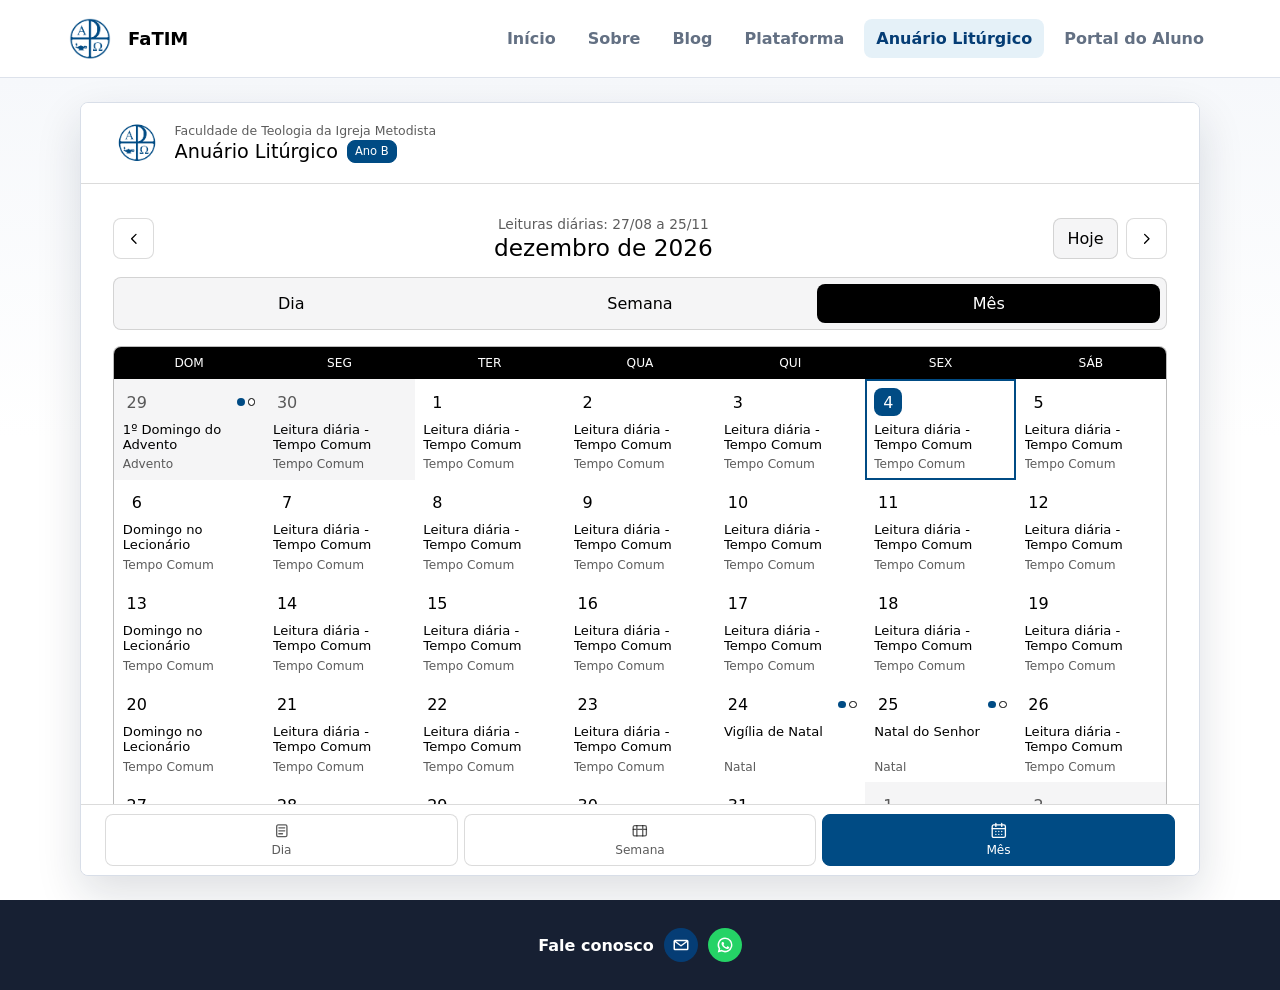
<file: anuario-liturgico.html>
<!doctype html>
<html lang="pt-BR">
  <head>
    <meta charset="utf-8">
    <meta name="viewport" content="width=device-width, initial-scale=1, viewport-fit=cover">
    <meta name="theme-color" content="#004B84">
    <meta name="description" content="Anuário litúrgico da Faculdade de Teologia da Igreja Metodista, offline e instalável.">
    <link rel="icon" href="FATIM_Logo_AZUL.png" type="image/png">
    <link rel="manifest" href="anuario-liturgico.webmanifest">
    <link rel="apple-touch-icon" href="fatim-icon-192.png">
    <link rel="stylesheet" href="styles.css?v=18">
    <title>Anuário Litúrgico FaTIM</title>
  </head>
  <body class="anuario-page">
    <a class="skip-link" href="#conteudo">Ir para o conteúdo principal</a>

    <header class="site-header">
      <a class="brand" href="index.html" aria-label="FaTIM - Início">
        <img class="brand__logo" src="FATIM_Logo_AZUL.png" alt="" width="72" height="72">
        <span class="brand__name">FaTIM</span>
      </a>

      <nav class="site-nav" id="site-navigation" aria-label="Principal">
        <a href="index.html">Início</a>
        <a href="sobre.html">Sobre</a>
        <a href="blog.html">Blog</a>
        <a href="http://fatim.eadplataforma.app" target="_blank" rel="noopener noreferrer">Plataforma</a>
        <a href="anuario-liturgico.html?hoje=1" aria-current="page">Anuário Litúrgico</a>
        <a href="https://fatim.eadplataforma.app/login" target="_blank" rel="noopener noreferrer">Portal do Aluno</a>
      </nav>

    </header>

    <main class="anuario-main" id="conteudo">
      <section class="app-shell" aria-label="Anuário Litúrgico FaTIM">
        <header class="app-header">
          <div class="brand-block" aria-label="Anuário Litúrgico FaTIM">
            <img class="brand-logo" src="fatim-logo.png" alt="" aria-hidden="true" width="500" height="500">
            <div>
              <p>Faculdade de Teologia da Igreja Metodista</p>
              <h1>
                <span>Anuário Litúrgico</span>
                <span class="liturgical-year-badge" id="liturgicalYearBadge">Ano A</span>
              </h1>
            </div>
          </div>
        </header>

        <div id="appRoot" class="app-main" aria-live="polite"></div>

        <nav class="bottom-nav" aria-label="Visualizações do calendário">
          <button type="button" data-nav-view="day">
            <svg viewBox="0 0 24 24" aria-hidden="true">
              <rect x="5" y="4" width="14" height="16" rx="2"></rect>
              <path d="M8 8h8M8 12h8M8 16h5"></path>
            </svg>
            <span>Dia</span>
          </button>
          <button type="button" data-nav-view="week">
            <svg viewBox="0 0 24 24" aria-hidden="true">
              <rect x="3" y="5" width="18" height="14" rx="2"></rect>
              <path d="M8 5v14M16 5v14M3 10h18"></path>
            </svg>
            <span>Semana</span>
          </button>
          <button type="button" data-nav-view="month">
            <svg viewBox="0 0 24 24" aria-hidden="true">
              <rect x="3" y="4" width="18" height="17" rx="2"></rect>
              <path d="M8 2v4M16 2v4M3 9h18M8 13h.01M12 13h.01M16 13h.01M8 17h.01M12 17h.01M16 17h.01"></path>
            </svg>
            <span>Mês</span>
          </button>
        </nav>
      </section>
    </main>

    <footer class="site-footer">
      <div class="footer-contact" aria-label="Fale conosco">
        <span class="footer-contact__title">Fale conosco</span>
        <a class="footer-contact__button footer-contact__button--email" href="mailto:contato@fatim.org.br" aria-label="Enviar e-mail para a FaTIM">
          <img src="email.svg" alt="" aria-hidden="true" width="20" height="20">
        </a>
        <a class="footer-contact__button footer-contact__button--whatsapp" href="https://wa.me/5511914347478" target="_blank" rel="noopener noreferrer" aria-label="Falar com a FaTIM pelo WhatsApp">
          <img src="whatsapp.svg" alt="" aria-hidden="true" width="20" height="20">
        </a>
      </div>
    </footer>

    <script src="liturgical-data.js"></script>
    <script src="anuario-liturgico.js?v=18"></script>
  </body>
</html>
</file>
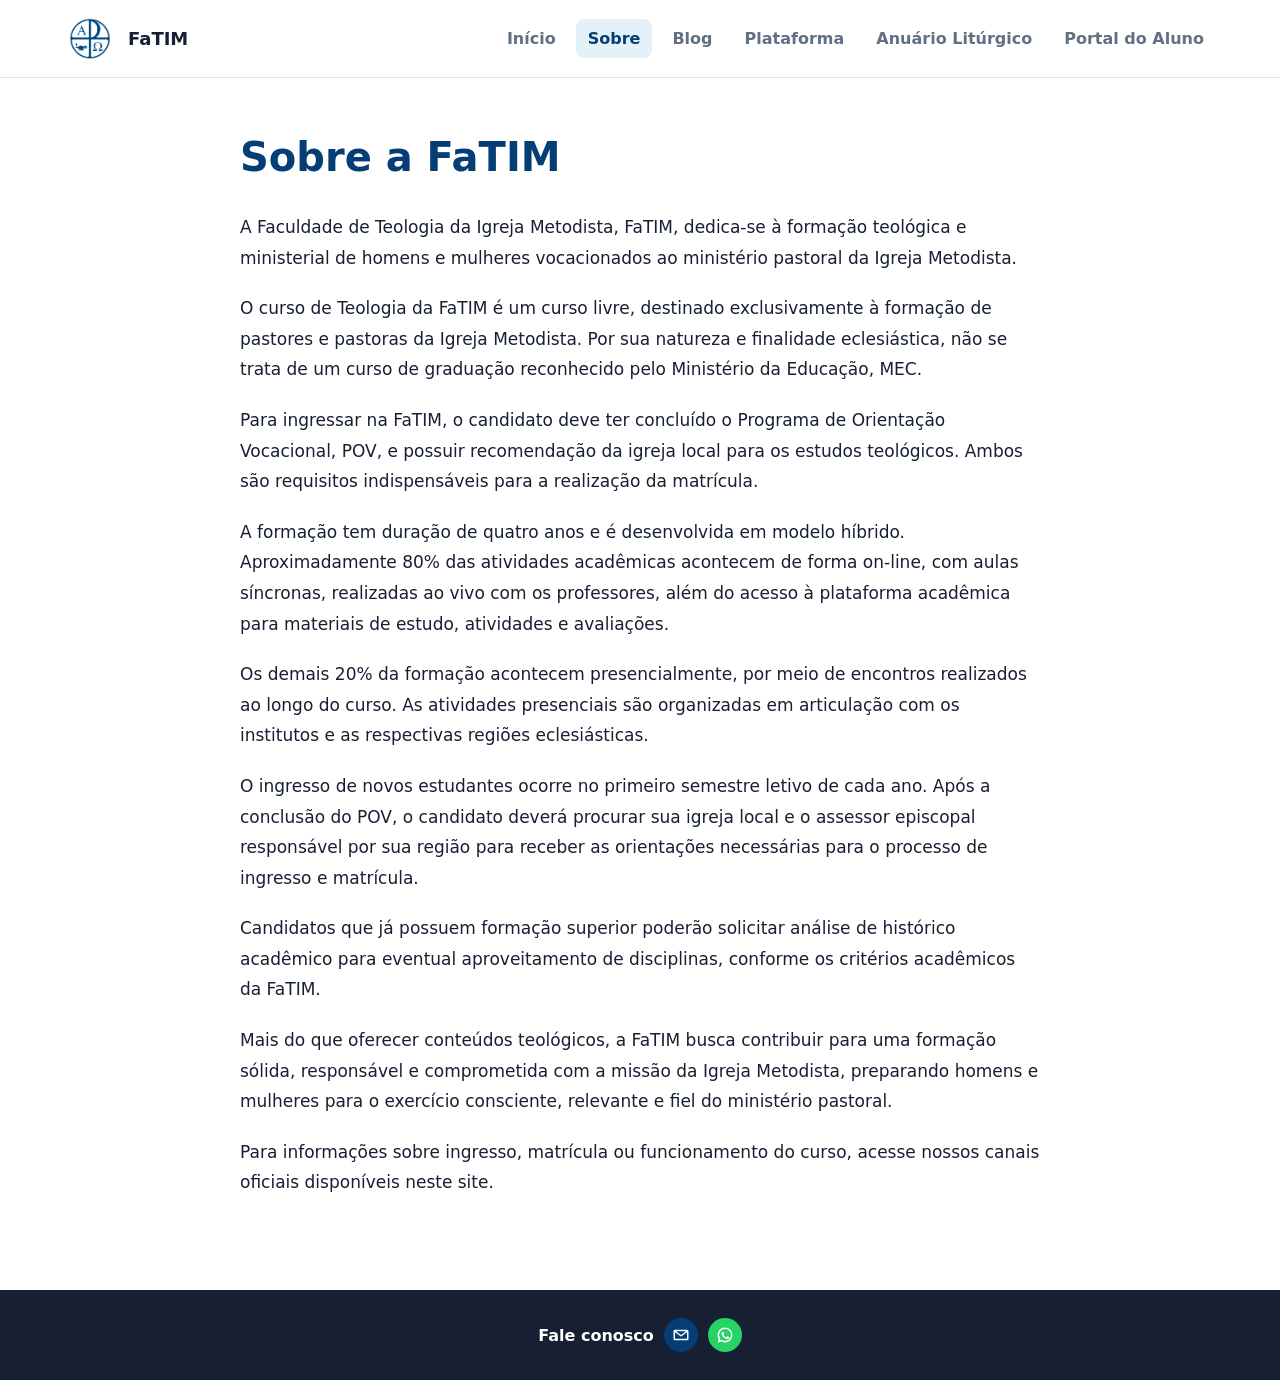
<file: sobre.html>
<!doctype html>
<html lang="pt-BR">
  <head>
    <meta charset="utf-8">
    <meta name="viewport" content="width=device-width, initial-scale=1, viewport-fit=cover">
    <meta name="theme-color" content="#053d75">
    <meta name="description" content="Conheça a FaTIM, sua formação teológica e ministerial e os requisitos de ingresso.">
    <title>Sobre - FaTIM</title>
    <link rel="icon" href="FATIM_Logo_AZUL.png" type="image/png">
    <link rel="manifest" href="manifest.webmanifest">
    <link rel="apple-touch-icon" href="fatim-icon-192.png">
    <link rel="stylesheet" href="styles.css">
    <script src="pwa.js" defer></script>
  </head>
  <body>
    <a class="skip-link" href="#conteudo">Ir para o conteúdo principal</a>
    <header class="site-header">
      <a class="brand" href="index.html" aria-label="FaTIM - Início">
        <img class="brand__logo" src="FATIM_Logo_AZUL.png" alt="" width="72" height="72">
        <span class="brand__name">FaTIM</span>
      </a>
      <nav class="site-nav" id="site-navigation" aria-label="Principal">
        <a href="index.html">Início</a>
        <a href="sobre.html" aria-current="page">Sobre</a>
        <a href="blog.html">Blog</a>
        <a href="http://fatim.eadplataforma.app" target="_blank" rel="noopener noreferrer">Plataforma</a>
        <a href="anuario-liturgico.html?hoje=1">Anuário Litúrgico</a>
        <a href="https://fatim.eadplataforma.app/login" target="_blank" rel="noopener noreferrer">Portal do Aluno</a>
      </nav>
    </header>
    <main class="about-page" id="conteudo">
      <article class="about-content" aria-labelledby="about-title">
        <h1 id="about-title">Sobre a FaTIM</h1>
        <p>A Faculdade de Teologia da Igreja Metodista, FaTIM, dedica-se à formação teológica e ministerial de homens e mulheres vocacionados ao ministério pastoral da Igreja Metodista.</p>
        <p>O curso de Teologia da FaTIM é um curso livre, destinado exclusivamente à formação de pastores e pastoras da Igreja Metodista. Por sua natureza e finalidade eclesiástica, não se trata de um curso de graduação reconhecido pelo Ministério da Educação, MEC.</p>
        <p>Para ingressar na FaTIM, o candidato deve ter concluído o Programa de Orientação Vocacional, POV, e possuir recomendação da igreja local para os estudos teológicos. Ambos são requisitos indispensáveis para a realização da matrícula.</p>
        <p>A formação tem duração de quatro anos e é desenvolvida em modelo híbrido. Aproximadamente 80% das atividades acadêmicas acontecem de forma on-line, com aulas síncronas, realizadas ao vivo com os professores, além do acesso à plataforma acadêmica para materiais de estudo, atividades e avaliações.</p>
        <p>Os demais 20% da formação acontecem presencialmente, por meio de encontros realizados ao longo do curso. As atividades presenciais são organizadas em articulação com os institutos e as respectivas regiões eclesiásticas.</p>
        <p>O ingresso de novos estudantes ocorre no primeiro semestre letivo de cada ano. Após a conclusão do POV, o candidato deverá procurar sua igreja local e o assessor episcopal responsável por sua região para receber as orientações necessárias para o processo de ingresso e matrícula.</p>
        <p>Candidatos que já possuem formação superior poderão solicitar análise de histórico acadêmico para eventual aproveitamento de disciplinas, conforme os critérios acadêmicos da FaTIM.</p>
        <p>Mais do que oferecer conteúdos teológicos, a FaTIM busca contribuir para uma formação sólida, responsável e comprometida com a missão da Igreja Metodista, preparando homens e mulheres para o exercício consciente, relevante e fiel do ministério pastoral.</p>
        <p>Para informações sobre ingresso, matrícula ou funcionamento do curso, acesse nossos canais oficiais disponíveis neste site.</p>
      </article>
    </main>
    <footer class="site-footer">
      <div class="footer-contact" aria-label="Fale conosco">
        <span class="footer-contact__title">Fale conosco</span>
        <a class="footer-contact__button footer-contact__button--email" href="mailto:contato@fatim.org.br" aria-label="Enviar e-mail para a FaTIM">
          <img src="email.svg" alt="" aria-hidden="true" width="20" height="20">
        </a>
        <a class="footer-contact__button footer-contact__button--whatsapp" href="https://wa.me/5511914347478" target="_blank" rel="noopener noreferrer" aria-label="Falar com a FaTIM pelo WhatsApp">
          <img src="whatsapp.svg" alt="" aria-hidden="true" width="20" height="20">
        </a>
      </div>
    </footer>
  </body>
</html>
</file>
<file: styles.css>
:root {
  --color-ink: #172033;
  --color-muted: #637083;
  --color-page: #f6f8fb;
  --color-surface: #ffffff;
  --color-line: #d8dee8;
  --color-primary: #053d75;
  --color-primary-strong: #032f5d;
  --color-sky: #0079ba;
  --color-gold: #c9a227;
  --color-green: #2f7d5c;
  --color-rose: #b55454;
  --shadow-soft: 0 18px 45px rgba(17, 31, 51, 0.14);
  --radius: 8px;
  color-scheme: light;
  font-family:
    Inter, ui-sans-serif, system-ui, -apple-system, BlinkMacSystemFont, "Segoe UI",
    sans-serif;
}

* {
  box-sizing: border-box;
}

html {
  scroll-behavior: smooth;
}

body {
  margin: 0;
  color: var(--color-ink);
  background: var(--color-page);
}

a {
  color: inherit;
}

button,
input {
  font: inherit;
}

img,
svg {
  display: block;
}

.skip-link {
  position: fixed;
  left: 16px;
  top: 16px;
  z-index: 20;
  translate: 0 -150%;
  border-radius: var(--radius);
  background: var(--color-primary);
  color: #fff;
  padding: 10px 14px;
  text-decoration: none;
  transition: translate 160ms ease;
}

.skip-link:focus {
  translate: 0;
}

.site-header {
  position: sticky;
  top: 0;
  z-index: 10;
  display: flex;
  align-items: center;
  justify-content: flex-start;
  gap: 24px;
  min-height: 78px;
  border-bottom: 1px solid rgba(216, 222, 232, 0.86);
  background: rgba(255, 255, 255, 0.92);
  padding: 12px clamp(18px, 5vw, 72px);
  backdrop-filter: blur(14px);
}

.brand {
  display: inline-flex;
  align-items: center;
  gap: 12px;
  text-decoration: none;
}

.brand__logo {
  width: 52px;
  height: 52px;
  object-fit: contain;
}

.brand__name {
  font-size: 1.125rem;
  font-weight: 800;
  letter-spacing: 0;
}

.site-nav {
  display: flex;
  align-items: center;
  gap: 8px;
  margin-left: auto;
}

.site-nav a {
  border-radius: var(--radius);
  color: var(--color-muted);
  font-weight: 700;
  padding: 10px 12px;
  text-decoration: none;
}

.site-nav a:hover,
.site-nav a:focus-visible,
.site-nav a[aria-current="page"] {
  color: var(--color-primary);
  background: rgba(0, 121, 186, 0.1);
  outline: none;
}

.hero {
  min-height: clamp(520px, 75vh, 760px);
  display: grid;
  align-items: center;
  background:
    linear-gradient(90deg, rgba(5, 61, 117, 0.92), rgba(5, 61, 117, 0.46)),
    url("https://storage.googleapis.com/production-hostgator-brasil-v1-0-4/714/1739714/BPlIBnnt/b624f1b1b2f943d096d8ec0a7ea50c83")
      center / cover;
  color: #fff;
  padding: 72px clamp(18px, 6vw, 96px);
}

.hero__content {
  max-width: 760px;
}

.hero__download {
  display: inline-block;
  max-width: 100%;
  margin-top: 28px;
  padding: 10px 0;
  color: #fff;
  font-size: 1.125rem;
  font-weight: 700;
  line-height: 1.5;
  text-underline-offset: 5px;
}

.hero__download:hover {
  color: #cfeeff;
}

.hero__download:focus-visible {
  outline: 2px solid #fff;
  outline-offset: 4px;
}

.hero h1 {
  margin: 0;
  font-size: clamp(3rem, 7vw, 6rem);
  line-height: 0.96;
  letter-spacing: 0;
}

.page-hero {
  min-height: 420px;
  display: grid;
  align-items: end;
  padding: 96px clamp(18px, 6vw, 96px) 72px;
  color: #fff;
}

.page-hero--blog {
  background:
    linear-gradient(90deg, rgba(5, 61, 117, 0.94), rgba(23, 32, 51, 0.42)),
    url("https://storage.googleapis.com/production-hostgator-brasil-v1-0-4/714/1739714/BPlIBnnt/b624f1b1b2f943d096d8ec0a7ea50c83")
      center / cover;
}

.page-hero__content {
  max-width: 760px;
}

.page-hero h1 {
  margin: 0;
  font-size: clamp(2.5rem, 5vw, 4.75rem);
  line-height: 1;
  letter-spacing: 0;
}

.page-hero p:not(.section-kicker) {
  max-width: 640px;
  margin: 18px 0 0;
  color: rgba(255, 255, 255, 0.84);
  font-size: 1.08rem;
  line-height: 1.7;
}

.section-kicker {
  margin: 0 0 10px;
  color: var(--color-sky);
  font-size: 0.78rem;
  font-weight: 800;
  letter-spacing: 0.08em;
  text-transform: uppercase;
}

.hero .section-kicker {
  color: #cfeeff;
}

.icon-button {
  min-height: 44px;
  border: 0;
  border-radius: var(--radius);
  display: inline-flex;
  align-items: center;
  justify-content: center;
  gap: 8px;
  cursor: pointer;
  font-weight: 800;
  text-decoration: none;
  transition:
    background 160ms ease,
    color 160ms ease,
    border-color 160ms ease,
    transform 160ms ease;
}

.icon-button:hover {
  transform: translateY(-1px);
}

.icon-button svg {
  width: 20px;
  height: 20px;
  fill: none;
  stroke: currentColor;
  stroke-linecap: round;
  stroke-linejoin: round;
  stroke-width: 2;
}

.icon-button {
  width: 44px;
  color: var(--color-primary);
  background: #e9eef5;
}

.social-section {
  padding: 72px clamp(18px, 6vw, 96px);
}

.social-section {
  background: var(--color-primary);
  color: #fff;
}

.section-heading {
  max-width: 1000px;
  margin: 0 auto 28px;
}

.section-heading h2 {
  margin: 0;
  font-size: clamp(2rem, 4vw, 3rem);
  line-height: 1.08;
  letter-spacing: 0;
}

.section-heading--split {
  display: flex;
  align-items: start;
  justify-content: space-between;
  gap: 20px;
}

.social-buttons {
  max-width: 1000px;
  margin: 0 auto;
  padding: 0;
  display: flex;
  flex-wrap: wrap;
  justify-content: center;
  gap: 14px;
  list-style: none;
}

.social-button {
  min-width: 190px;
  min-height: 52px;
  border-radius: var(--radius);
  border: 1px solid rgba(255, 255, 255, 0.18);
  display: inline-flex;
  align-items: center;
  justify-content: center;
  gap: 10px;
  background: #fff;
  color: var(--color-primary);
  font-weight: 800;
  padding: 0 18px;
  text-decoration: none;
  box-shadow: 0 12px 24px rgba(17, 31, 51, 0.12);
  transition:
    background 160ms ease,
    color 160ms ease,
    transform 160ms ease;
}

.social-button:hover,
.social-button:focus-visible {
  background: #f3f8fc;
  outline: none;
  transform: translateY(-1px);
}

.social-button img {
  width: 22px;
  height: 22px;
  object-fit: contain;
}

.blog-page {
  padding: 72px clamp(18px, 6vw, 96px);
  background: #fff;
}

.about-page {
  padding: 56px clamp(18px, 6vw, 96px) 72px;
  background: var(--color-surface);
}

.about-content {
  max-width: 800px;
  margin: 0 auto;
}

.about-content h1 {
  margin: 0 0 32px;
  color: var(--color-primary);
  font-size: 2.5rem;
  line-height: 1.15;
}

.about-content p {
  margin: 0 0 20px;
  font-size: 1.0625rem;
  line-height: 1.8;
}

.posts-layout {
  max-width: 1120px;
  margin: 0 auto;
  display: grid;
  grid-template-columns: minmax(0, 1fr) 320px;
  gap: 28px;
  align-items: start;
}

.post-list {
  display: grid;
  gap: 18px;
}

.post-card,
.sidebar-panel {
  max-width: 1000px;
  margin: 0 auto;
  border: 1px solid var(--color-line);
  border-radius: var(--radius);
  background: var(--color-surface);
  box-shadow: 0 10px 28px rgba(17, 31, 51, 0.08);
}

.post-card--featured {
  border-color: rgba(0, 121, 186, 0.34);
  background: linear-gradient(180deg, #ffffff, #f4f9fc);
}

.post-card {
  max-width: none;
  overflow: hidden;
}

.sidebar-panel {
  max-width: none;
  padding: 24px;
}

.post-summary {
  display: grid;
  grid-template-columns: 96px minmax(0, 1fr) auto;
  gap: 18px;
  align-items: center;
  min-height: 132px;
  padding: 22px;
  cursor: pointer;
  list-style: none;
}

.post-summary::-webkit-details-marker {
  display: none;
}

.post-summary:focus-visible {
  outline: 3px solid rgba(0, 121, 186, 0.32);
  outline-offset: -3px;
}

.post-author-photo {
  width: 96px;
  height: 96px;
  border-radius: 50%;
  object-fit: cover;
  background: #fff;
  box-shadow: 0 0 0 1px var(--color-line);
}

.post-summary__text {
  display: grid;
  gap: 6px;
}

.post-title {
  color: var(--color-ink);
  font-size: clamp(1.35rem, 2.4vw, 2.15rem);
  font-weight: 800;
  line-height: 1.1;
}

.post-toggle {
  border-radius: var(--radius);
  background: #e9eef5;
  color: var(--color-primary);
  padding: 10px 12px;
  font-size: 0.82rem;
  font-weight: 800;
}

.post-card[open] .post-toggle {
  background: var(--color-primary);
  color: #fff;
}

.post-card[open] .post-toggle::before {
  content: "Fechar";
}

.post-card[open] .post-toggle {
  font-size: 0;
}

.post-card[open] .post-toggle::before {
  font-size: 0.82rem;
}

.post-content {
  border-top: 1px solid var(--color-line);
  padding: 0 22px 24px 136px;
}

.post-content p {
  max-width: 72ch;
  margin: 18px 0 0;
  color: var(--color-muted);
  line-height: 1.75;
}

.post-category,
.post-meta {
  margin: 0;
  font-size: 0.82rem;
  font-weight: 800;
  letter-spacing: 0.06em;
  text-transform: uppercase;
}

.post-category {
  color: var(--color-sky);
}

.post-meta {
  color: var(--color-muted);
}

.post-card h2,
.sidebar-panel h2 {
  margin: 8px 0 0;
  letter-spacing: 0;
}

.sidebar-panel h2 {
  font-size: 1.15rem;
}

.sidebar-panel p {
  color: var(--color-muted);
  line-height: 1.65;
}

.blog-sidebar {
  display: grid;
  gap: 18px;
}

.link-list {
  margin: 18px 0 0;
  padding: 0;
  list-style: none;
}

.link-list li + li {
  margin-top: 10px;
}

.link-list a {
  color: var(--color-primary);
  font-weight: 800;
  text-decoration-color: rgba(5, 61, 117, 0.22);
  text-underline-offset: 4px;
}

.text-link {
  color: var(--color-primary);
  font-weight: 800;
  text-decoration-color: rgba(5, 61, 117, 0.35);
  text-underline-offset: 4px;
}

.site-footer {
  display: flex;
  align-items: center;
  justify-content: center;
  background: #172033;
  color: #fff;
  padding: 28px clamp(18px, 6vw, 96px);
}

.footer-contact {
  display: inline-flex;
  align-items: center;
  justify-content: center;
  gap: 10px;
  white-space: nowrap;
}

.footer-contact__title {
  font-weight: 800;
}

.footer-contact__button {
  width: 34px;
  height: 34px;
  border-radius: 999px;
  display: inline-flex;
  align-items: center;
  justify-content: center;
  color: #fff;
  text-decoration: none;
  transition:
    filter 160ms ease,
    transform 160ms ease;
}

.footer-contact__button--email {
  background: var(--color-primary);
}

.footer-contact__button--whatsapp {
  background: #25d366;
}

.footer-contact__button:hover,
.footer-contact__button:focus-visible {
  filter: brightness(1.08);
  outline: none;
  transform: translateY(-1px);
}

.footer-contact__button:focus-visible {
  box-shadow: 0 0 0 3px rgba(255, 255, 255, 0.35);
}

.footer-contact__button img {
  width: 18px;
  height: 18px;
  object-fit: contain;
}

@media (max-width: 1080px) {
  .site-header {
    align-items: center;
    flex-wrap: wrap;
    gap: 10px 16px;
    min-height: 68px;
  }

  .site-nav {
    order: 3;
    width: 100%;
    display: flex;
    flex-wrap: wrap;
    justify-content: center;
    margin-left: 0;
  }

  .footer-contact {
    justify-content: center;
  }

  .hero {
    min-height: 560px;
  }

  .section-heading--split,
  .posts-layout {
    display: grid;
  }

  .posts-layout {
    grid-template-columns: 1fr;
  }

  .social-buttons {
    align-items: stretch;
    flex-direction: column;
  }

  .post-summary {
    grid-template-columns: 72px minmax(0, 1fr);
    gap: 14px;
    padding: 18px;
  }

  .post-author-photo {
    width: 72px;
    height: 72px;
  }

  .post-toggle {
    grid-column: 2;
    width: fit-content;
  }

  .post-content {
    padding: 0 18px 22px;
  }
}


/* Anuario liturgico */
:root {
  --white: #ffffff;
  --black: #000000;
  --blue: #004b84;
  --blue-dark: #004b84;
  --gray: #b0afb5;
  --soft: #f5f5f6;
  --line: rgba(0, 0, 0, 0.14);
  --line-strong: rgba(0, 0, 0, 0.34);
  --muted: rgba(0, 0, 0, 0.64);
  --inverse-muted: rgba(255, 255, 255, 0.72);
  --shadow: 0 18px 50px rgba(0, 0, 0, 0.14);
}
body.anuario-page * {
  box-sizing: border-box;
}
html {
  height: 100%;
  background: var(--white);
  color: var(--black);
}
body.anuario-page {
  margin: 0;
  height: 100%;
  min-width: 320px;
  overflow: hidden;
  background:
    linear-gradient(180deg, rgba(0, 75, 132, 0.09), rgba(0, 75, 132, 0) 280px),
    var(--white);
  color: var(--black);
  font-family: Inter, ui-sans-serif, system-ui, -apple-system, BlinkMacSystemFont, "Segoe UI", sans-serif;
}
body.anuario-page button,
body.anuario-page input,
body.anuario-page select,
body.anuario-page textarea {
  font: inherit;
}
body.anuario-page button {
  cursor: pointer;
}
body.anuario-page svg {
  display: block;
  width: 1.1rem;
  height: 1.1rem;
  fill: none;
  stroke: currentColor;
  stroke-width: 1.8;
  stroke-linecap: round;
  stroke-linejoin: round;
}
body.anuario-page .app-shell {
  width: min(100%, 1120px);
  height: 100vh;
  min-height: 0;
  margin: 0 auto;
  display: flex;
  flex-direction: column;
  background: var(--white);
  box-shadow: 0 0 0 1px rgba(0, 0, 0, 0.04);
}
body.anuario-page .app-header {
  display: flex;
  align-items: center;
  justify-content: space-between;
  gap: 1rem;
  padding: max(1rem, env(safe-area-inset-top)) clamp(1rem, 3vw, 2rem) 1rem;
  border-bottom: 1px solid var(--line);
  background: var(--white);
  color: var(--black);
}
body.anuario-page .brand-block {
  min-width: 0;
  display: flex;
  align-items: center;
  gap: 0.85rem;
}
body.anuario-page .brand-logo {
  flex: 0 0 3rem;
  width: 3rem;
  height: 3rem;
  object-fit: contain;
}
body.anuario-page .brand-block p {
  margin: 0 0 0.12rem;
  color: var(--muted);
  font-size: 0.78rem;
  font-weight: 500;
}
body.anuario-page .brand-block h1 {
  margin: 0;
  min-width: 0;
  display: flex;
  align-items: center;
  gap: 0.55rem;
  color: var(--black);
  font-size: 1.2rem;
  font-weight: 500;
  flex-wrap: wrap;
  line-height: 1.2;
}
body.anuario-page .brand-block h1 > span:first-child {
  overflow: hidden;
  text-overflow: ellipsis;
  white-space: nowrap;
}
body.anuario-page .global-nav {
  display: flex;
  align-items: center;
  justify-content: flex-end;
  flex: 1 1 auto;
  gap: 0.35rem;
  flex-wrap: wrap;
}
body.anuario-page .global-nav a {
  border-radius: 8px;
  color: var(--muted);
  font-size: 0.86rem;
  font-weight: 800;
  padding: 0.55rem 0.65rem;
  text-decoration: none;
}
body.anuario-page .global-nav a:hover,
body.anuario-page .global-nav a:focus-visible,
body.anuario-page .global-nav a[aria-current="page"] {
  background: rgba(0, 75, 132, 0.1);
  color: var(--blue);
  outline: none;
}
body.anuario-page .liturgical-year-badge {
  flex: 0 0 auto;
  display: inline-flex;
  align-items: center;
  min-height: 1.45rem;
  padding: 0.18rem 0.45rem;
  border: 1px solid var(--blue);
  border-radius: 8px;
  background: var(--blue);
  color: var(--white);
  font-size: 0.72rem;
  font-weight: 500;
  line-height: 1;
}
body.anuario-page .icon-button,
body.anuario-page .text-button,
body.anuario-page .primary-button,
body.anuario-page .segmented button,
body.anuario-page .bottom-nav button,
body.anuario-page .day-button,
body.anuario-page .week-card,
body.anuario-page .reading-chip {
  border: 1px solid var(--line);
  border-radius: 8px;
  background: var(--white);
  color: var(--black);
}
body.anuario-page .icon-button,
body.anuario-page .text-button,
body.anuario-page .primary-button {
  min-height: 2.55rem;
  display: inline-flex;
  align-items: center;
  justify-content: center;
  gap: 0.5rem;
  padding: 0.6rem 0.85rem;
  font-weight: 500;
}
body.anuario-page .primary-button {
  border-color: var(--blue);
  background: var(--blue);
  color: var(--white);
}
body.anuario-page .icon-button {
  width: 2.55rem;
  padding: 0;
}
body.anuario-page .text-button {
  background: var(--soft);
}
body.anuario-page .app-main {
  flex: 1;
  min-height: 0;
  overflow-y: auto;
  padding: clamp(1rem, 3vw, 2rem);
}
body.anuario-page .calendar-toolbar,
body.anuario-page .detail-toolbar {
  display: grid;
  grid-template-columns: auto minmax(0, 1fr) auto;
  align-items: center;
  gap: 0.75rem;
  margin-bottom: 1rem;
}
body.anuario-page .toolbar-actions {
  display: flex;
  align-items: center;
  justify-content: flex-end;
  gap: 0.5rem;
}
body.anuario-page .period-title {
  min-width: 0;
  text-align: center;
}
body.anuario-page .period-title p {
  margin: 0 0 0.15rem;
  color: var(--muted);
  font-size: 0.86rem;
  font-weight: 500;
}
body.anuario-page .period-title h2 {
  margin: 0;
  overflow: hidden;
  font-size: 1.45rem;
  font-weight: 500;
  text-overflow: ellipsis;
  white-space: nowrap;
}
body.anuario-page .segmented {
  display: grid;
  grid-template-columns: repeat(3, minmax(0, 1fr));
  gap: 0.35rem;
  margin-bottom: 1rem;
  padding: 0.35rem;
  border: 1px solid var(--line);
  border-radius: 8px;
  background: var(--soft);
}
body.anuario-page .segmented button {
  min-height: 2.45rem;
  border-color: transparent;
  background: transparent;
  font-weight: 500;
}
body.anuario-page .segmented button[aria-pressed="true"] {
  background: var(--black);
  color: var(--white);
}
body.anuario-page .month-grid {
  display: grid;
  grid-template-columns: repeat(7, minmax(0, 1fr));
  overflow: hidden;
  border: 1px solid var(--line);
  border-radius: 8px;
  background: var(--line);
}
body.anuario-page .weekday-label {
  min-width: 0;
  padding: 0.58rem 0.4rem;
  background: var(--black);
  color: var(--white);
  font-size: 0.76rem;
  font-weight: 500;
  text-align: center;
  text-transform: uppercase;
}
body.anuario-page .day-button {
  min-width: 0;
  min-height: 6.2rem;
  display: flex;
  flex-direction: column;
  align-items: stretch;
  gap: 0.35rem;
  padding: 0.55rem;
  border: 0;
  border-radius: 0;
  background: var(--white);
  text-align: left;
}
body.anuario-page .day-button:focus-visible,
body.anuario-page .week-card:focus-visible,
body.anuario-page .reading-chip:focus-visible,
body.anuario-page .text-button:focus-visible,
body.anuario-page .icon-button:focus-visible,
body.anuario-page .primary-button:focus-visible,
body.anuario-page .segmented button:focus-visible,
body.anuario-page .bottom-nav button:focus-visible {
  outline: 3px solid rgba(0, 75, 132, 0.36);
  outline-offset: 2px;
}
body.anuario-page .day-button.outside-month {
  background: var(--soft);
  color: var(--muted);
}
body.anuario-page .day-button[aria-current="date"] .day-number {
  background: var(--blue);
  color: var(--white);
}
body.anuario-page .day-button[aria-pressed="true"] {
  box-shadow: inset 0 0 0 2px var(--blue);
}
body.anuario-page .day-topline {
  min-width: 0;
  display: flex;
  align-items: center;
  justify-content: space-between;
  gap: 0.35rem;
}
body.anuario-page .day-number {
  min-width: 1.75rem;
  height: 1.75rem;
  display: inline-flex;
  align-items: center;
  justify-content: center;
  border-radius: 8px;
  font-weight: 500;
}
body.anuario-page .day-flags {
  display: inline-flex;
  align-items: center;
  gap: 0.2rem;
}
body.anuario-page .flag-dot {
  width: 0.48rem;
  height: 0.48rem;
  border-radius: 999px;
  background: var(--blue);
}
body.anuario-page .flag-outline {
  width: 0.48rem;
  height: 0.48rem;
  border: 1px solid var(--black);
  border-radius: 999px;
  background: var(--white);
}
body.anuario-page .day-title {
  min-width: 0;
  overflow: hidden;
  display: -webkit-box;
  color: var(--black);
  font-size: 0.82rem;
  font-weight: 500;
  -webkit-box-orient: vertical;
  -webkit-line-clamp: 2;
}
body.anuario-page .day-meta {
  min-width: 0;
  margin-top: auto;
  overflow: hidden;
  color: var(--muted);
  font-size: 0.76rem;
  text-overflow: ellipsis;
  white-space: nowrap;
}
body.anuario-page .week-list {
  display: grid;
  gap: 0.75rem;
}
body.anuario-page .week-card {
  width: 100%;
  display: grid;
  grid-template-columns: auto minmax(0, 1fr) auto;
  align-items: center;
  gap: 0.85rem;
  padding: 0.85rem;
  text-align: left;
}
body.anuario-page .week-card[aria-current="date"] {
  border-color: var(--blue);
  box-shadow: inset 0 0 0 1px var(--blue);
}
body.anuario-page .date-badge {
  width: 3.25rem;
  min-height: 3.25rem;
  display: grid;
  place-items: center;
  border-radius: 8px;
  background: var(--black);
  color: var(--white);
}
body.anuario-page .date-badge span:first-child {
  font-size: 0.72rem;
  font-weight: 500;
  text-transform: uppercase;
}
body.anuario-page .date-badge span:last-child {
  font-size: 1.35rem;
  font-weight: 500;
}
body.anuario-page .week-summary {
  min-width: 0;
}
body.anuario-page .week-summary h3 {
  margin: 0 0 0.25rem;
  overflow: hidden;
  font-size: 1rem;
  font-weight: 500;
  text-overflow: ellipsis;
  white-space: nowrap;
}
body.anuario-page .week-summary p {
  margin: 0;
  overflow: hidden;
  color: var(--muted);
  font-size: 0.86rem;
  text-overflow: ellipsis;
  white-space: nowrap;
}
body.anuario-page .week-status {
  display: flex;
  flex-wrap: wrap;
  justify-content: flex-end;
  gap: 0.35rem;
}
body.anuario-page .tag {
  display: inline-flex;
  align-items: center;
  min-height: 1.65rem;
  padding: 0.25rem 0.45rem;
  border: 1px solid var(--line);
  border-radius: 8px;
  background: var(--white);
  color: var(--black);
  font-size: 0.74rem;
  font-weight: 500;
  white-space: nowrap;
}
body.anuario-page .tag.accent {
  border-color: var(--blue);
  background: var(--blue);
  color: var(--white);
}
body.anuario-page .day-hero {
  position: relative;
  overflow: hidden;
  margin-bottom: 1rem;
  padding: clamp(1rem, 3vw, 1.5rem);
  border-radius: 8px;
  background: var(--liturgical-background, #eeeeee);
  color: #000;
  border: 1px solid var(--line);
}
body.anuario-page .day-hero-content {
  position: relative;
  display: grid;
  grid-template-columns: minmax(0, 1fr) auto;
  gap: 1rem;
  align-items: start;
}
body.anuario-page .day-hero p,
body.anuario-page .day-hero h2 {
  margin: 0;
}
body.anuario-page .day-hero .date-line {
  margin-bottom: 0.45rem;
  color: #000;
  font-size: 0.88rem;
  font-weight: 500;
  text-transform: capitalize;
}
body.anuario-page .day-hero h2 {
  font-size: clamp(1.5rem, 5vw, 2.35rem);
  font-weight: 500;
}
body.anuario-page .liturgical-color {
  min-width: 7.8rem;
  padding: 0.7rem;
  text-align: center;
}
body.anuario-page .liturgical-color span {
  display: block;
  color: #000;
  font-size: 0.72rem;
  font-weight: 500;
  text-transform: uppercase;
}
body.anuario-page .liturgical-color strong {
  display: block;
  margin-top: 0.2rem;
  color: #000;
  font-size: 1rem;
  font-weight: 500;
}
body.anuario-page .detail-grid {
  display: grid;
  grid-template-columns: minmax(0, 1.1fr) minmax(18rem, 0.9fr);
  gap: 1rem;
  align-items: start;
}
body.anuario-page .detail-grid-single {
  grid-template-columns: minmax(0, 1fr);
}
body.anuario-page .section-card,
body.anuario-page .homily-panel {
  border: 1px solid var(--line);
  border-radius: 8px;
  background: var(--white);
}
body.anuario-page .section-card {
  padding: 1rem;
}
body.anuario-page .section-card + .section-card {
  margin-top: 1rem;
}
body.anuario-page .section-heading {
  display: flex;
  align-items: center;
  justify-content: space-between;
  gap: 0.75rem;
  margin-bottom: 0.75rem;
}
body.anuario-page .section-heading h3 {
  margin: 0;
  font-size: 1rem;
  font-weight: 500;
}
body.anuario-page .section-heading p {
  margin: 0;
  color: var(--muted);
  font-size: 0.82rem;
}
body.anuario-page .reading-list,
body.anuario-page .plain-list {
  display: grid;
  gap: 0.55rem;
  margin: 0;
  padding: 0;
  list-style: none;
}
body.anuario-page .reading-item {
  display: grid;
  grid-template-columns: minmax(7rem, 0.33fr) minmax(0, 1fr);
  gap: 0.65rem;
  padding: 0.7rem;
  border: 1px solid var(--line);
  border-radius: 8px;
  background: var(--soft);
}
body.anuario-page .reading-item span {
  color: var(--muted);
  font-size: 0.82rem;
  font-weight: 500;
}
body.anuario-page .reading-item strong {
  display: block;
  font-weight: 500;
}
body.anuario-page .reading-item p,
body.anuario-page .plain-list p,
body.anuario-page .homily-panel p {
  margin: 0.2rem 0 0;
  color: var(--muted);
  font-size: 0.88rem;
}
body.anuario-page .plain-list li {
  padding-left: 0.8rem;
  border-left: 3px solid var(--blue);
}
body.anuario-page .reading-chips {
  display: flex;
  flex-wrap: wrap;
  gap: 0.45rem;
}
body.anuario-page .reading-chip {
  min-height: 2.35rem;
  padding: 0.48rem 0.65rem;
  font-size: 0.88rem;
  font-weight: 500;
}
body.anuario-page .homily-panel {
  overflow: hidden;
}
body.anuario-page .homily-header {
  display: grid;
  gap: 0.65rem;
  padding: 1rem;
  background: var(--black);
  color: var(--white);
}
body.anuario-page .homily-header h3 {
  margin: 0;
  font-size: 1.05rem;
  font-weight: 500;
}
body.anuario-page .homily-header p {
  color: var(--inverse-muted);
}
body.anuario-page .homily-body {
  display: none;
  padding: 1rem;
}
body.anuario-page .homily-panel.open .homily-body {
  display: grid;
  gap: 1rem;
}
body.anuario-page .homily-block h4 {
  margin: 0 0 0.35rem;
  font-size: 0.92rem;
  font-weight: 500;
}
body.anuario-page .empty-state {
  padding: 1rem;
  border: 1px dashed var(--line-strong);
  border-radius: 8px;
  background: var(--soft);
  color: var(--muted);
}
body.anuario-page .bottom-nav {
  flex: 0 0 auto;
  z-index: 5;
  display: grid;
  grid-template-columns: repeat(3, minmax(0, 1fr));
  gap: 0.35rem;
  padding: 0.55rem clamp(0.75rem, 3vw, 1.5rem) max(0.55rem, env(safe-area-inset-bottom));
  border-top: 1px solid var(--line);
  background: rgba(255, 255, 255, 0.96);
  backdrop-filter: blur(14px);
}
body.anuario-page .bottom-nav button {
  min-width: 0;
  min-height: 3.25rem;
  display: grid;
  grid-template-columns: 1fr;
  justify-items: center;
  gap: 0.18rem;
  padding: 0.45rem 0.35rem;
  color: var(--muted);
  font-size: 0.76rem;
  font-weight: 500;
}
body.anuario-page .bottom-nav button[aria-current="page"] {
  border-color: var(--blue);
  background: var(--blue);
  color: var(--white);
}
@media (max-width: 760px) {
body.anuario-page .app-header {
    align-items: flex-start;
    flex-direction: column;
  }
body.anuario-page .global-nav {
    width: 100%;
    justify-content: flex-start;
  }
body.anuario-page .calendar-toolbar,
body.anuario-page .detail-toolbar {
    grid-template-columns: auto minmax(0, 1fr);
  }
body.anuario-page .toolbar-actions {
    grid-column: 1 / -1;
    justify-content: stretch;
  }
body.anuario-page .toolbar-actions .text-button,
body.anuario-page .toolbar-actions .primary-button {
    flex: 1 1 auto;
  }
body.anuario-page .period-title {
    text-align: left;
  }
body.anuario-page .detail-grid,
body.anuario-page .day-hero-content {
    grid-template-columns: 1fr;
  }
body.anuario-page .liturgical-color {
    width: 100%;
    min-width: 0;
    text-align: left;
  }
body.anuario-page .week-card {
    grid-template-columns: auto minmax(0, 1fr);
  }
body.anuario-page .week-status {
    grid-column: 1 / -1;
    justify-content: flex-start;
  }


}
@media (max-width: 560px) {
body.anuario-page .app-main {
    padding-inline: 0.75rem;
  }
body.anuario-page .brand-logo {
    flex-basis: 2.45rem;
    width: 2.45rem;
    height: 2.45rem;
  }
body.anuario-page .brand-block h1 {
    font-size: 1rem;
  }
body.anuario-page .liturgical-year-badge {
    font-size: 0.68rem;
  }
body.anuario-page .brand-block p {
    font-size: 0.7rem;
  }
body.anuario-page .period-title h2 {
    font-size: 1.15rem;
  }
body.anuario-page .month-grid {
    border-radius: 0;
    border-inline: 0;
  }
body.anuario-page .weekday-label {
    padding: 0.45rem 0.2rem;
    font-size: 0.68rem;
  }
body.anuario-page .day-button {
    min-height: 4.5rem;
    padding: 0.36rem;
  }
body.anuario-page .day-number {
    min-width: 1.48rem;
    height: 1.48rem;
    font-size: 0.82rem;
  }
body.anuario-page .day-title {
    display: none;
  }
body.anuario-page .day-meta {
    font-size: 0.68rem;
  }
body.anuario-page .reading-item {
    grid-template-columns: 1fr;
  }
body.anuario-page .section-card {
    padding: 0.85rem;
  }


}



body.anuario-page {
  min-height: 100vh;
  overflow: auto;
  background: var(--color-page);
}

.anuario-main {
  min-height: calc(100vh - 78px);
  padding: 24px clamp(14px, 4vw, 48px);
  background: linear-gradient(180deg, #f6f8fb, #ffffff 360px);
}

body.anuario-page .app-shell {
  height: min(900px, calc(100vh - 126px));
  min-height: 640px;
  border: 1px solid var(--color-line);
  border-radius: var(--radius);
  overflow: hidden;
  box-shadow: var(--shadow-soft);
}

body.anuario-page .app-header {
  flex-direction: row;
  align-items: center;
}

body.anuario-page .section-heading {
  max-width: none;
}

@media (max-width: 760px) {
  .anuario-main {
    min-height: calc(100vh - 68px);
    padding: 12px;
  }

  body.anuario-page .app-shell {
    height: calc(100vh - 92px);
    min-height: 620px;
  }

  body.anuario-page .app-header {
    flex-direction: row;
    align-items: center;
  }
}
</file>
